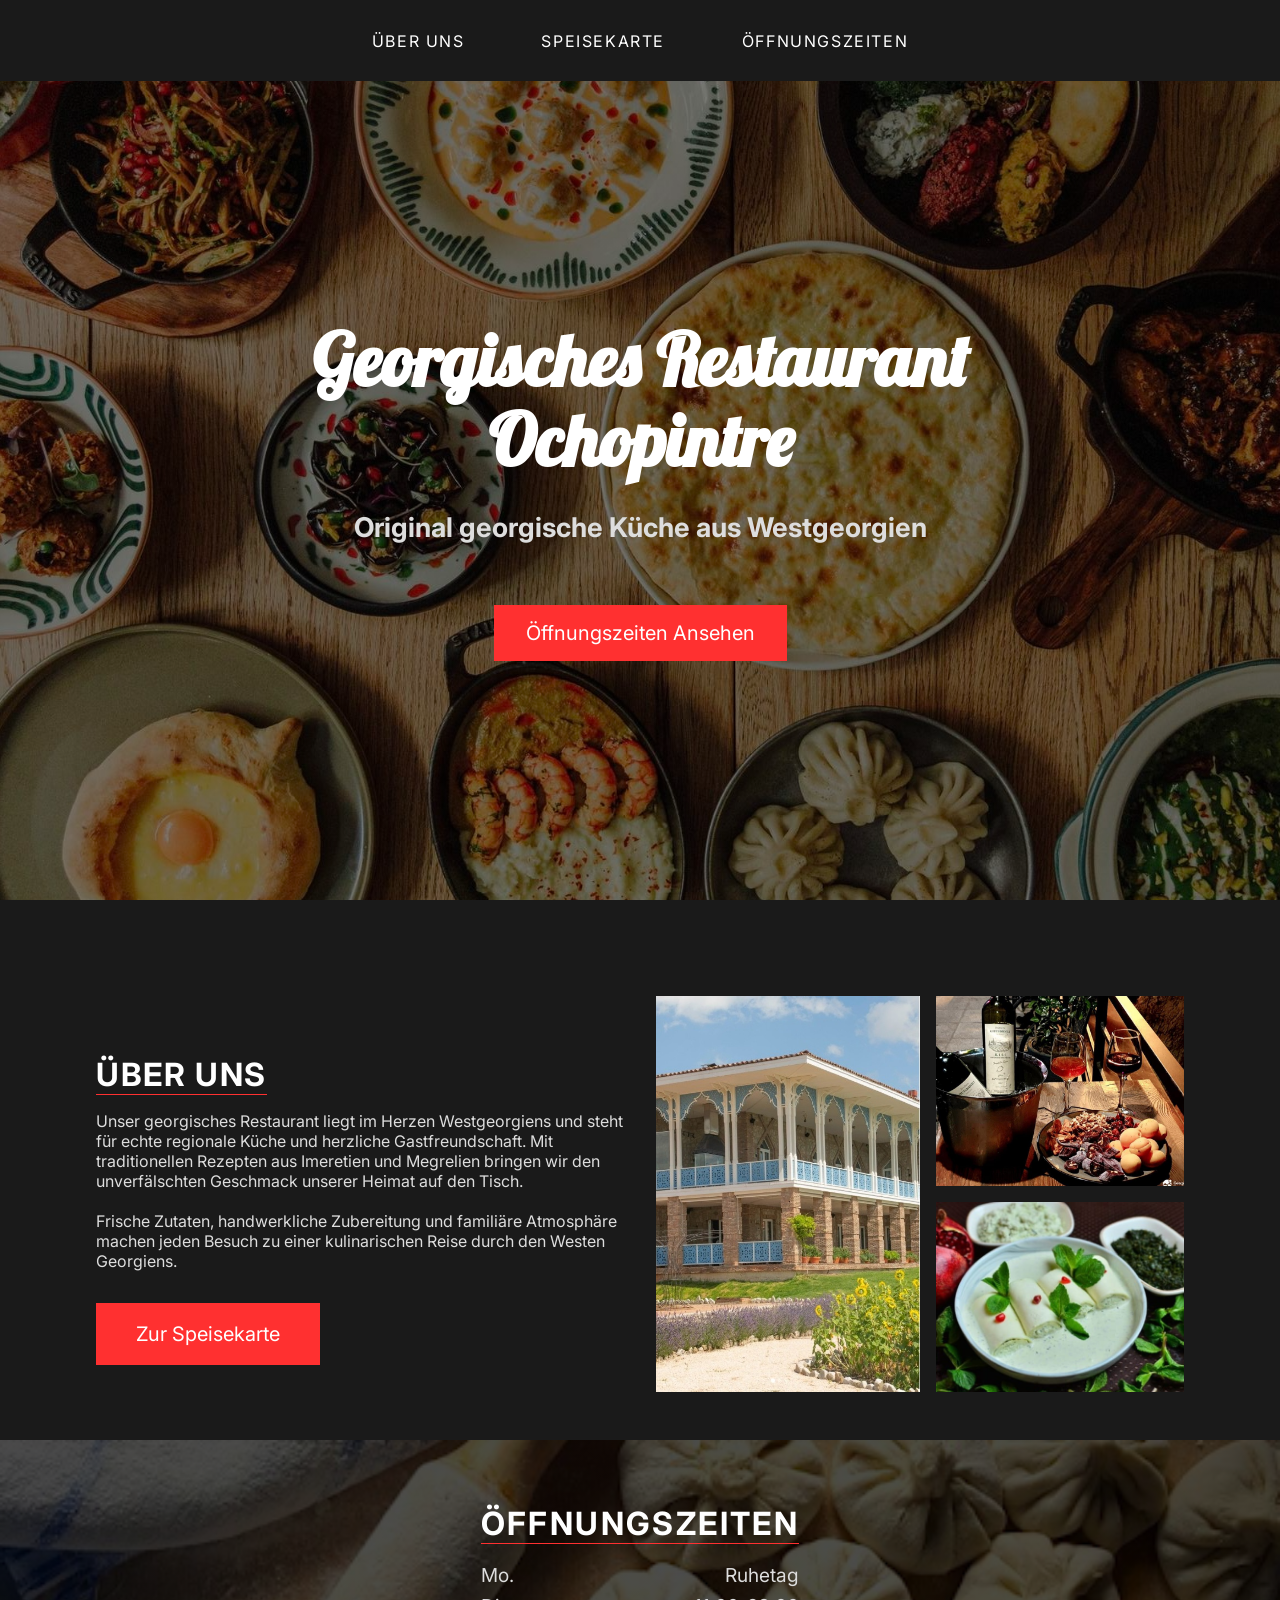
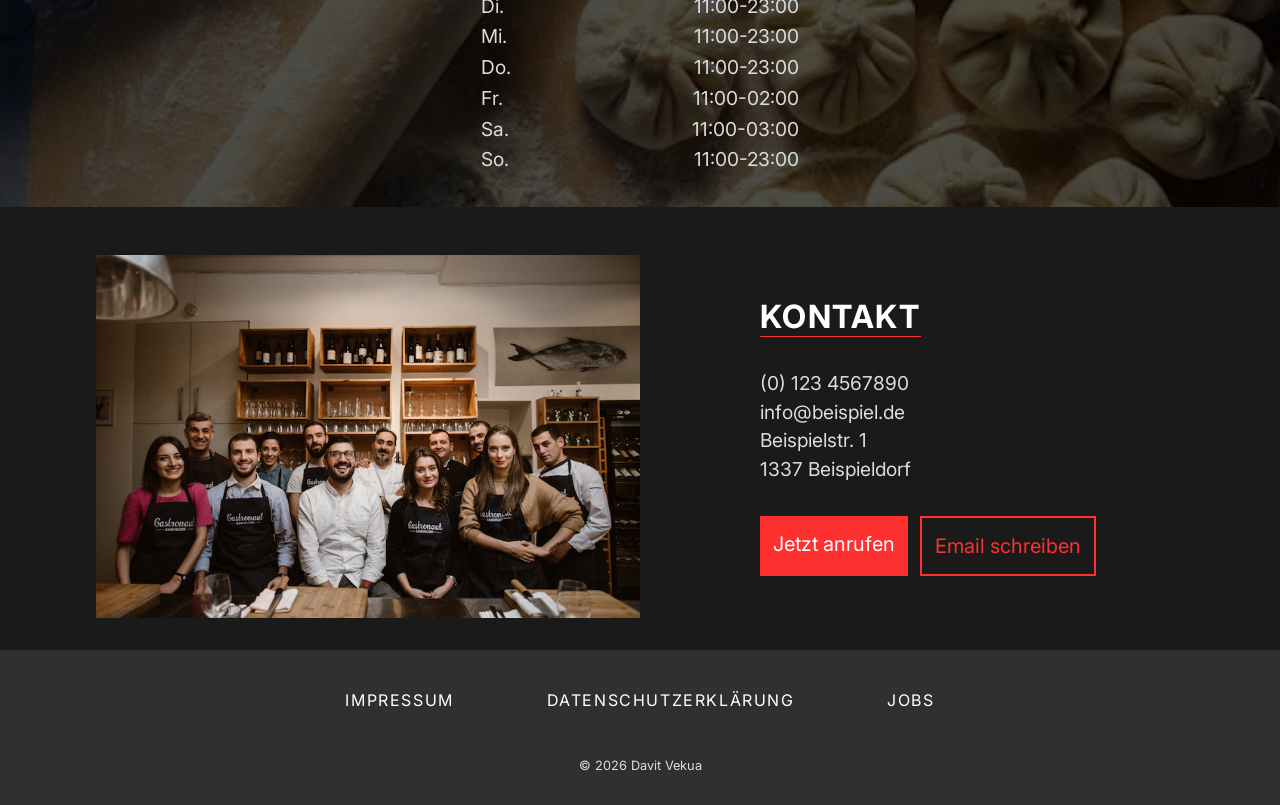
<file: index.html>
<!doctype html>
<html lang="de">
  <head>
    <meta charset="UTF-8" />
    <meta name="viewport" content="width=device-width, initial-scale=1.0" />
    <meta property="og:image" content="./linkname.jpg" />
    <title>Georgisches Restaurant</title>
    <link rel="stylesheet" href="index.css" />
  </head>
  <body>
    <header></header>
    <nav>
      <a href="#ueber-uns" class="verlinkungen">Über Uns</a>
      <a href="./speisekarte.html" class="verlinkungen" target="_blank"
        >Speise<wbr />karte</a
      >
      <a href="#info" class="verlinkungen">Öffnungs<wbr />zeiten</a>
    </nav>
    <main>
      <section class="hero">
        <h1 class="title">
          Georgisches Restaurant <br />
          Ochopintre
        </h1>
        <p class="subtitle">
          <strong>Original georgische Küche aus Westgeorgien</strong>
        </p>
        <a href="#info" class="button erste-action">Öffnungszeiten Ansehen</a>
      </section>
      <section id="ueber-uns" class="ueber-uns container">
        <div class="links">
          <h2 class="heading">Über uns</h2>
          <p class="beschreibung">
            Unser georgisches Restaurant liegt im Herzen Westgeorgiens und steht
            für echte regionale Küche und herzliche Gastfreundschaft. Mit
            traditionellen Rezepten aus Imeretien und Megrelien bringen wir den
            unverfälschten Geschmack unserer Heimat auf den Tisch.
            <br />
            <br />
            Frische Zutaten, handwerkliche Zubereitung und familiäre Atmosphäre
            machen jeden Besuch zu einer kulinarischen Reise durch den Westen
            Georgiens.
          </p>
          <a
            href="./speisekarte.html"
            class="button zweite-action"
            target="_blank"
            >Zur Speisekarte</a
          >
        </div>
        <div class="rechts">
          <img
            src="./Ochopintre.jpg"
            alt="Eingang"
            class="about-image large-image"
          />
          <div class="sub-rechts">
            <img src="./Wein.jpg" alt="Hauptspeise" class="about-image" />
            <img src="./Hauptspeise.jpg" alt="Wein" class="about-image" />
          </div>
        </div>
      </section>
      <section id="info" class="oeffnungszeiten">
        <div class="sub-oeffnungszeiten">
          <div class="heading heading-oeffnungszeiten">
            <strong>Öffnungszeiten</strong>
          </div>
          <div class="schedule">
            <span class="tage">
              Mo.<br />Di.<br />Mi.<br />Do.<br />Fr.<br />Sa.<br />So.
            </span>

            <span class="zeit">
              Ruhetag<br />11:00-23:00<br />11:00-23:00<br />11:00-23:00<br />11:00-02:00<br />11:00-03:00<br />11:00-23:00
            </span>
          </div>
        </div>
      </section>
      <section class="kontakt container">
        <div class="sub-kontakt">
          <img src="./staff.jpg" alt="staff" class="kontakt-bild" />
          <div class="kontakt-daten">
            <h2 class="heading"><strong>Kontakt</strong></h2>

            <p class="kontakt-info">
              (0) 123 4567890<br />info@beispiel.de<br />Beispielstr. 1<br />1337
              Beispieldorf
            </p>
            <div class="kontakt-buttons">
              <a href="tel:(0) 123 4567890" class="button anrufen"
                >Jetzt anrufen</a
              ><a href="mailto:info@beispiel.de" class="button email"
                >Email schreiben</a
              >
            </div>
          </div>
        </div>
      </section>
    </main>
    <footer>
      <div class="footer-verlinkungen">
        <a href="#" class="verlinkungen">Impressum</a>
        <a href="#" class="verlinkungen">Datenschutzerklärung</a
        ><a href="#" class="verlinkungen">Jobs</a>
      </div>
      <div class="copyright">&copy; 2026 Davit Vekua</div>
    </footer>
  </body>
</html>
</file>
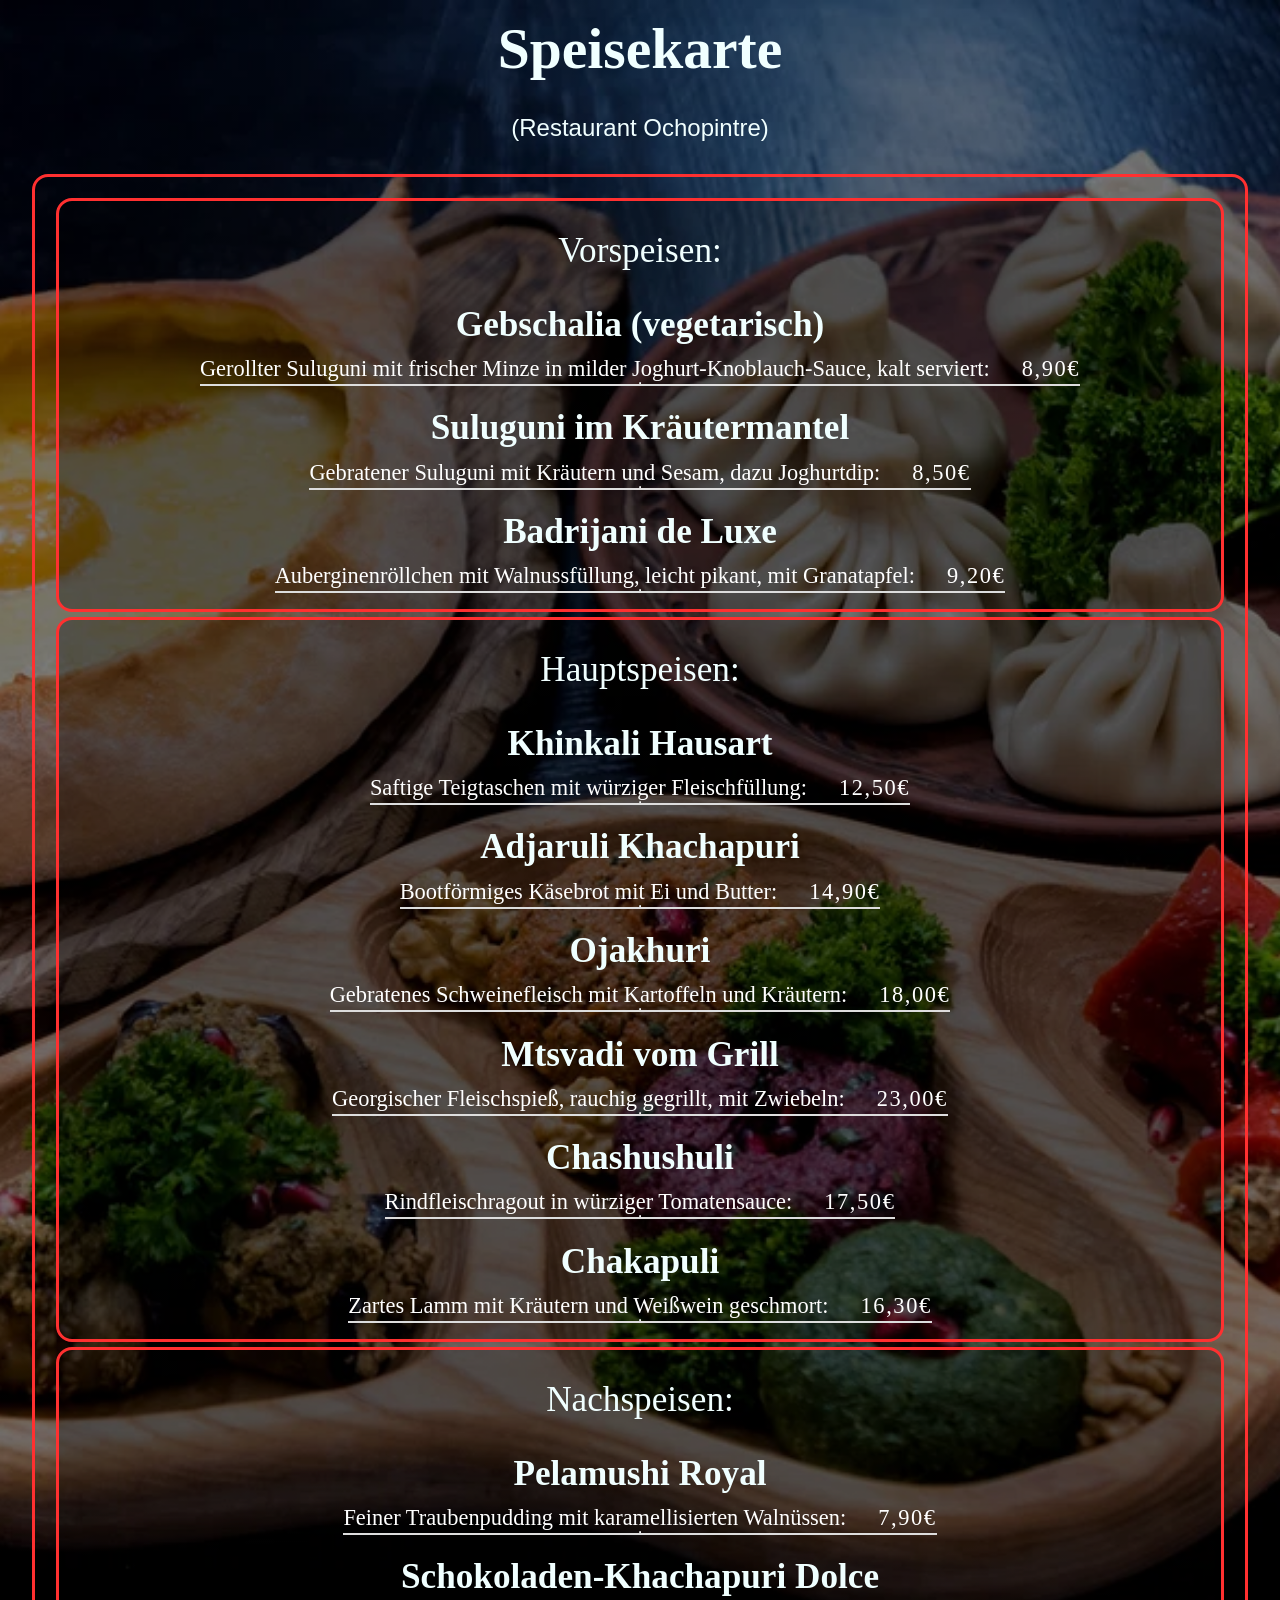
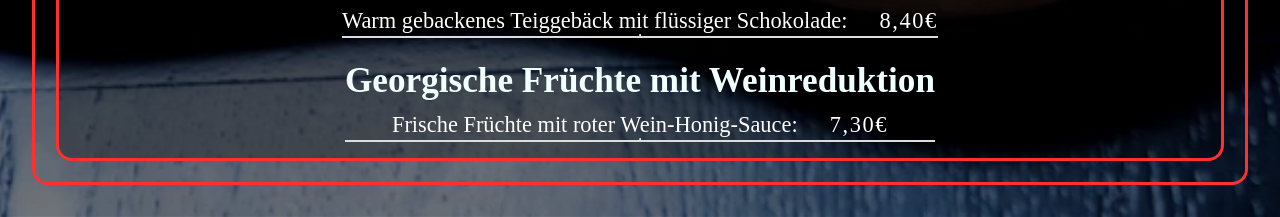
<file: speisekarte.html>
<!doctype html>
<html lang="de">
  <head>
    <meta charset="UTF-8" />
    <meta name="viewport" content="width=device-width, initial-scale=1.0" />
    <title>Speisekarte</title>
    <link rel="stylesheet" href="./speisekarte.css" />
  </head>
  <body>
    <header class="header">
      <h1>Speisekarte</h1>
      <br />
      <div class="ochopintre">(Restaurant Ochopintre)</div>
    </header>
    <main class="big container">
      <section class="vorgang container">
        <div class="name">Vorspeisen:</div>
        <div class="vorspeise">
          <h2 class="name">Gebschalia (vegetarisch)</h2>
          <div class="inhalt-preis">
            <span class="inhalt"
              >Gerollter Suluguni mit frischer Minze in milder
              Joghurt-Knoblauch-Sauce, kalt serviert:</span
            ><span class="preis">8,90€</span>
          </div>
          <hr />
        </div>
        <div class="vorspeise">
          <h2 class="name">Suluguni im Kräutermantel</h2>
          <div class="inhalt-preis">
            <span class="inhalt"
              >Gebratener Suluguni mit Kräutern und Sesam, dazu
              Joghurtdip:</span
            ><span class="preis">8,50€</span>
          </div>
          <hr />
        </div>
        <div class="vorspeise">
          <h2 class="name">Badrijani de Luxe</h2>
          <div class="inhalt-preis">
            <span class="inhalt"
              >Auberginenröllchen mit Walnussfüllung, leicht pikant, mit
              Granatapfel:</span
            ><span class="preis">9,20€</span>
          </div>
          <hr />
        </div>
      </section>
      <section class="vorgang container">
        <div class="name">Hauptspeisen:</div>
        <div class="hauptspeise">
          <h2 class="name">Khinkali Hausart</h2>
          <div class="inhalt-preis">
            <span class="inhalt"
              >Saftige Teigtaschen mit würziger Fleischfüllung:</span
            ><span class="preis">12,50€</span>
          </div>
          <hr />
        </div>
        <div class="hauptspeise">
          <h2 class="name">Adjaruli Khachapuri</h2>
          <div class="inhalt-preis">
            <span class="inhalt">Bootförmiges Käsebrot mit Ei und Butter:</span
            ><span class="preis">14,90€</span>
          </div>
          <hr />
        </div>
        <div class="hauptspeise">
          <h2 class="name">Ojakhuri</h2>
          <div class="inhalt-preis">
            <span class="inhalt"
              >Gebratenes Schweinefleisch mit Kartoffeln und Kräutern:</span
            ><span class="preis">18,00€</span>
          </div>
          <hr />
        </div>
        <div class="hauptspeise">
          <h2 class="name">Mtsvadi vom Grill</h2>
          <div class="inhalt-preis">
            <span class="inhalt"
              >Georgischer Fleischspieß, rauchig gegrillt, mit Zwiebeln:</span
            ><span class="preis">23,00€</span>
          </div>
          <hr />
        </div>
        <div class="hauptspeise">
          <h2 class="name">Chashushuli</h2>
          <div class="inhalt-preis">
            <span class="inhalt"
              >Rindfleischragout in würziger Tomatensauce:</span
            ><span class="preis">17,50€</span>
          </div>
          <hr />
        </div>
        <div class="hauptspeise">
          <h2 class="name">Chakapuli</h2>
          <div class="inhalt-preis">
            <span class="inhalt"
              >Zartes Lamm mit Kräutern und Weißwein geschmort:</span
            ><span class="preis">16,30€</span>
          </div>
          <hr />
        </div>
      </section>
      <section class="vorgang container">
        <div class="name">Nachspeisen:</div>
        <div class="nachspeise">
          <h2 class="name">Pelamushi Royal</h2>
          <div class="inhalt-preis">
            <span class="inhalt"
              >Feiner Traubenpudding mit karamellisierten Walnüssen:</span
            ><span class="preis">7,90€</span>
          </div>
          <hr />
        </div>
        <div class="nachspeise">
          <h2 class="name">Schokoladen-Khachapuri Dolce</h2>
          <div class="inhalt-preis">
            <span class="inhalt"
              >Warm gebackenes Teiggebäck mit flüssiger Schokolade:</span
            ><span class="preis">8,40€</span>
          </div>
          <hr />
        </div>
        <div class="nachspeise">
          <h2 class="name">Georgische Früchte mit Weinreduktion</h2>
          <div class="inhalt-preis">
            <span class="inhalt"
              >Frische Früchte mit roter Wein-Honig-Sauce:</span
            ><span class="preis">7,30€</span>
          </div>
          <hr />
        </div>
      </section>
    </main>
  </body>
</html>
</file>
<file: index.css>
@import url("https://fonts.googleapis.com/css2?family=Inter:ital,opsz,wght@0,14..32,100..900;1,14..32,100..900&display=swap");
@import url("https://fonts.googleapis.com/css2?family=Lobster&display=swap");

* {
  margin: 0;
  padding: 0;
}

body {
  background-color: #1a1a1a;
  color: #fff;
  font-family: "Inter", sans-serif;
  font-optical-sizing: auto;
  font-style: normal;
  --haupt-farbe: #ff3030;
  --text-farbe: #ddd;
}
nav {
  height: 9vh;
  text-align: center;
  display: flex;
  align-items: center;
  justify-content: center;
}
.verlinkungen {
  padding: 0 3vw 0 3vw;
  text-decoration: none;
  color: #fff;
  font-size: 0.8rem;
  text-transform: uppercase;
  transition: all 0.2s ease-in-out;
  letter-spacing: 0.1rem;
  text-align: center;
}
.verlinkungen:hover {
  color: #ff3030;
}
.hero {
  margin: 0;
  height: 91vh;
  display: flex;
  flex-direction: column;
  justify-content: center;
  align-items: center;
  background-image:
    linear-gradient(rgba(0, 0, 0, 0.5), rgba(0, 0, 0, 0.5)),
    url("Georgische-Kueche.jpg");
  background-size: cover;
  background-position: center;
  background-repeat: no-repeat;
}

h1.title {
  margin: 0 0 1.5rem 0;
  line-height: 3rem;
  font-size: 3rem;
  text-align: center;
  font-family: "Lobster", sans-serif;
}

p.subtitle {
  font-size: 1.5rem;
  margin: 0 0 3rem 0;
  text-align: center;
  color: #ddd;
}

.button {
  display: inline-block;
  font-size: 1.25rem;
  background-color: var(--haupt-farbe);
  padding: 1rem 2rem;
  color: #fff;
  text-decoration: none;
  transition: all 0.2s ease-in-out;
}
.anrufen {
  width: fit-content;
}
.email {
  width: fit-content;
  background-color: transparent;
  color: var(--haupt-farbe);
  border: 2px solid var(--haupt-farbe);
}
.button:hover {
  background-color: transparent;
  border: 2px solid var(--haupt-farbe);
  color: var(--haupt-farbe);
}
.email:hover {
  background-color: var(--haupt-farbe);
  color: #fff;
}
.container {
  max-width: 85%;
  margin: 0 auto;
}
.heading {
  margin: 2rem 0 1rem 0;
  border-bottom: 1px #ff3030 solid;
  text-transform: uppercase;
  letter-spacing: 0.1rem;
  width: fit-content;
}
.beschreibung {
  font-size: 0.9rem;
  color: var(--text-farbe);
}
.zweite-action {
  padding: 1.2rem 2.5rem;
  margin-top: 2rem;
}
.rechts {
  width: 100%;
  display: flex;
  gap: 1rem;
}
.about-image {
  width: 100%;
  height: 100%;
  object-fit: cover;
}
.large-image {
  max-width: 50%;
}
.sub-rechts {
  display: flex;
  flex-direction: column;
  gap: 0.5rem;
}
.ueber-uns {
  display: grid;
  gap: 2rem;
}
.oeffnungszeiten {
  background-image:
    linear-gradient(rgba(0, 0, 0, 0.7), rgba(0, 0, 0, 0.7)),
    url("./khinkali.jpg");
  background-size: cover;
  background-position: center;
  background-repeat: no-repeat;
  align-items: center;
}
.sub-oeffnungszeiten {
  margin: 3rem auto;
  padding: 2rem 0;
  display: flex;
  flex-direction: column;
  justify-content: center;
  max-width: fit-content;
}
.schedule {
  display: grid;
  grid-template-columns: 1fr 1fr;
}

.tage {
  text-align: left;
  color: #ddd;
}
.zeit {
  text-align: right;
  color: var(--text-farbe);
}
.heading-oeffnungszeiten {
  width: 100%;
  letter-spacing: 0.15rem;
}
.sub-kontakt {
  display: flex;
  flex-direction: column;
  gap: 2rem;
}
.kontakt .heading {
  margin-top: 0;
}
.kontakt-info {
  line-height: 1.8rem;
  color: var(--text-farbe);
}
.kontakt-buttons {
  margin-top: 2rem;
  display: flex;
  flex-direction: column;
  gap: 0.75rem;
}
.kontakt-bild {
  width: 100%;
}
footer {
  background-color: #303030;
  margin-top: 2rem;
}
.footer-verlinkungen {
  display: flex;
  flex-direction: column;
  align-items: center;
  justify-content: center;
  padding: 2rem;
  gap: 1rem;
  font-size: 0.8rem;
}
.copyright {
  text-align: center;
  padding: 1rem 0 1.5rem 0;
  font-size: 0.8rem;
  color: var(--text-farbe);
}
@media only screen and (min-width: 600px) {
  h1.title {
    line-height: 4rem;
    font-size: 4rem;
    margin: 0 0 1.8rem 0;
  }

  p.subtitle {
    font-size: 1.6rem;
    margin: 0 0 3.5rem 0;
  }

  .hero-action {
    font-size: 1.4rem;
    padding: 1.2%;
  }
  .beschreibung {
    font-size: 1rem;
  }
  .sub-kontakt {
    flex-direction: row;
    align-items: center;
  }
  .kontakt-bild {
    width: 50%;
  }
  .kontakt-daten {
    margin: auto;
  }
  .kontakt-buttons {
    display: flex;
    flex-direction: row;
  }
  .anrufen,
  .email {
    padding: 1rem 0.8rem;
  }
  .footer-verlinkungen {
    display: flex;
    flex-direction: row;
    align-items: center;
    justify-content: center;
    padding: 2rem;
    gap: 1rem;
    font-size: 1rem;
  }
  footer {
    padding: 0.5rem;
  }
}

@media only screen and (min-width: 1000px) {
  .verlinkungen {
    font-size: 1rem;
  }

  h1.title {
    line-height: 5rem;
    font-size: 4.5rem;
    margin: 0 0 1.9rem 0;
  }

  p.subtitle {
    font-size: 1.7rem;
    margin: 0 0 3.8rem 0;
  }

  .hero-action {
    font-size: 1.5rem;
    padding: 1.25%;
  }
  .heading {
    font-size: 2rem;
  }
  .ueber-uns {
    grid-template-columns: 1fr 1fr;
    margin-top: 6rem;
    align-items: center;
  }
  .rechts .sub-rechts {
    gap: 1rem;
  }
  .zeit,
  .tage {
    font-size: 1.2rem;
    line-height: 1.6;
  }
  .kontakt-daten .heading {
    margin-bottom: 2rem;
  }
  .kontakt-info {
    font-size: 1.2rem;
    margin-top: 1rem;
  }
}

@media only screen and (min-width: 1400px) {
  .container {
    max-width: 1200px;
  }
  footer {
    padding: 1.5rem 0 1.2rem;
  }
}
</file>
<file: speisekarte.css>
* {
  margin: 0;
  padding: 0;
}
body {
  background-image:
    linear-gradient(rgba(0, 0, 0, 0.5), rgba(0, 0, 0, 0.5)),
    url(./speisekarte.jpg);
  background-size: cover;
  background-repeat: no-repeat;
  height: fit-content;
  background-position: center;
  color: azure;
}
.container {
  margin: 2rem;
  border: 3px solid #ff3030;
  border-radius: 1rem;
  padding: 1rem;
}
.header {
  text-align: center;
  margin-top: 1rem;
}
.ochopintre {
  font-size: 1.5rem;
  font-family: Verdana, Geneva, Tahoma, sans-serif;
}
.vorgang {
  display: flex;
  flex-direction: column;
  align-items: center;
  justify-content: center;
  margin: 0.1rem;
  gap: 0.5rem;
  background: linear-gradient(rgba(0, 0, 0, 0.3), rgba(0, 0, 0, 0.3));
}
.vorspeise,
.hauptspeise,
.nachspeise {
  display: flex;
  flex-direction: column;
  align-items: center;
  justify-content: center;
  border-bottom: 2px solid #ddd;
}
.name {
  margin-bottom: 0.7rem;
  margin-top: 0.7rem;
}
.inhalt-preis {
  color: #fff;
  font-size: 1.1rem;
  display: flex;
  gap: 2rem;
}
.preis {
  letter-spacing: 0.1rem;
  margin: auto 0;
}

@media only screen and (min-width: 600px) {
  .inhalt-preis {
    font-size: 1.4rem;
  }
  .name {
    font-size: 2.2rem;
    margin-top: 0.9rem;
  }
  .ochopintre {
    font-size: 1.8;
  }
  .header {
    font-size: 1.8rem;
  }
  .vorgang {
    margin: 0.3rem;
  }
}
</file>
